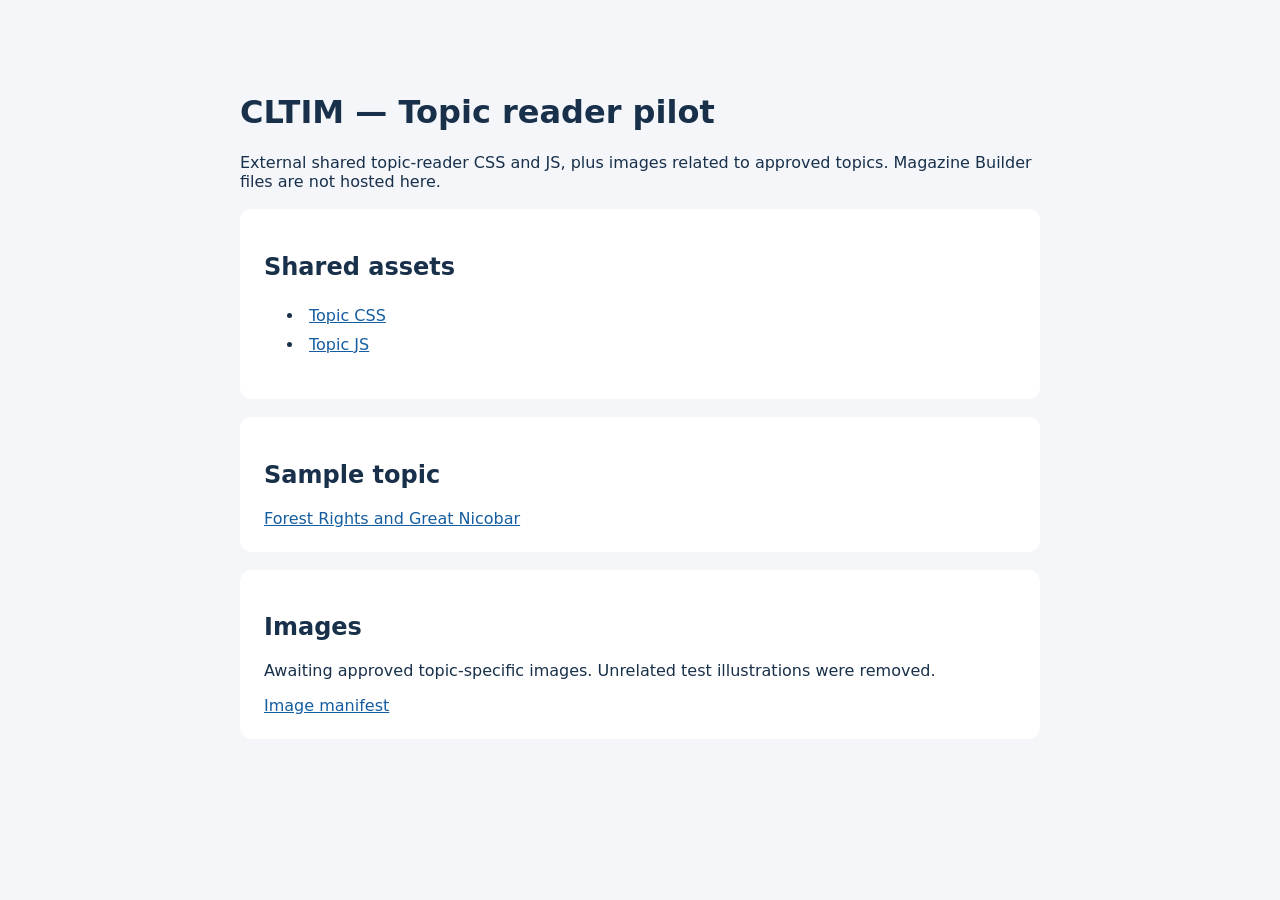
<file: index.html>
<!doctype html><html lang="en"><head><meta charset="utf-8"><meta name="viewport" content="width=device-width,initial-scale=1"><title>CLTIM — Topic assets</title><style>body{font:16px system-ui;background:#f4f6fa;color:#18304a;margin:0}main{max-width:800px;margin:48px auto;padding:24px}section{background:white;border-radius:12px;padding:24px;margin:18px 0}a{color:#145da0}li{padding:5px}</style></head><body><main><h1>CLTIM — Topic reader pilot</h1><p>External shared topic-reader CSS and JS, plus images related to approved topics. Magazine Builder files are not hosted here.</p><section><h2>Shared assets</h2><ul><li><a href="assets/7f3a91c2.css">Topic CSS</a></li><li><a href="assets/c84d21be.js">Topic JS</a></li></ul></section><section><h2>Sample topic</h2><a href="samples/forest-rights.html">Forest Rights and Great Nicobar</a></section><section><h2>Images</h2><p>Awaiting approved topic-specific images. Unrelated test illustrations were removed.</p><a href="manifest.json">Image manifest</a></section></main></body></html>
</file>
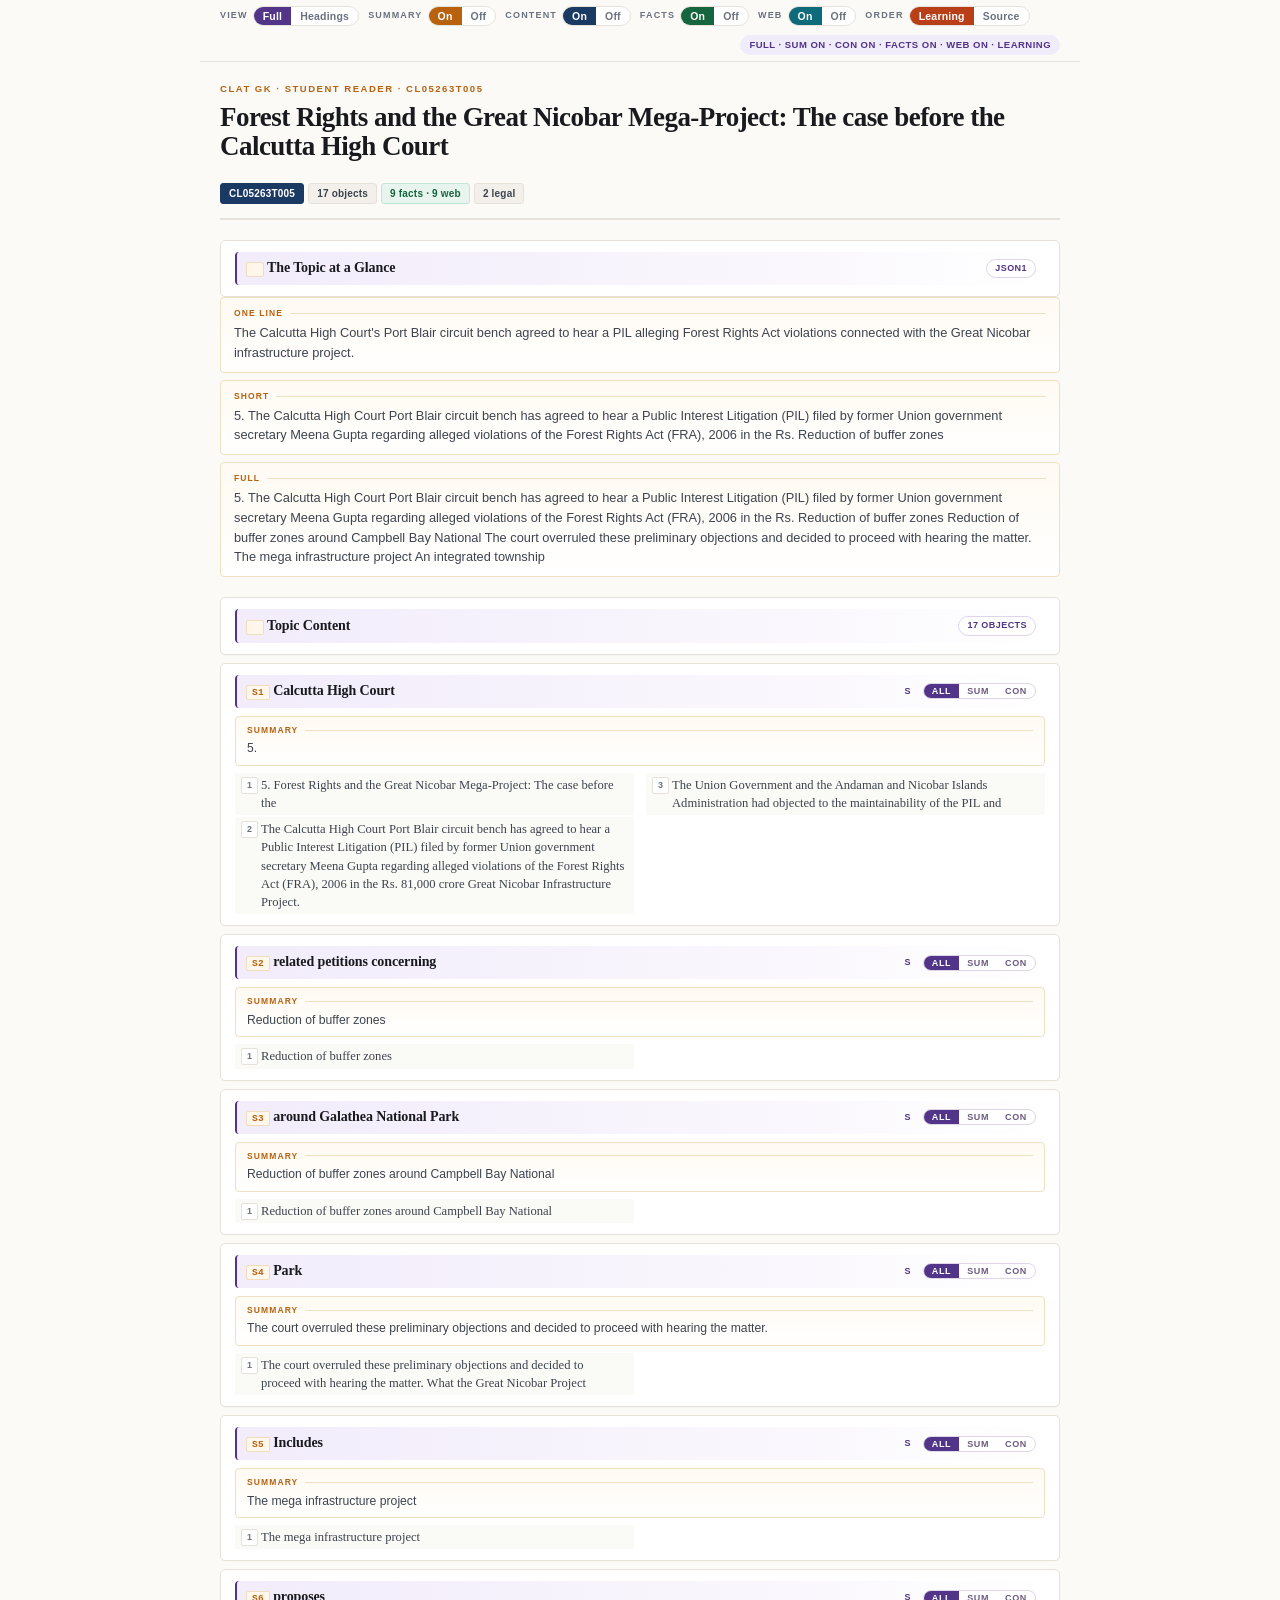
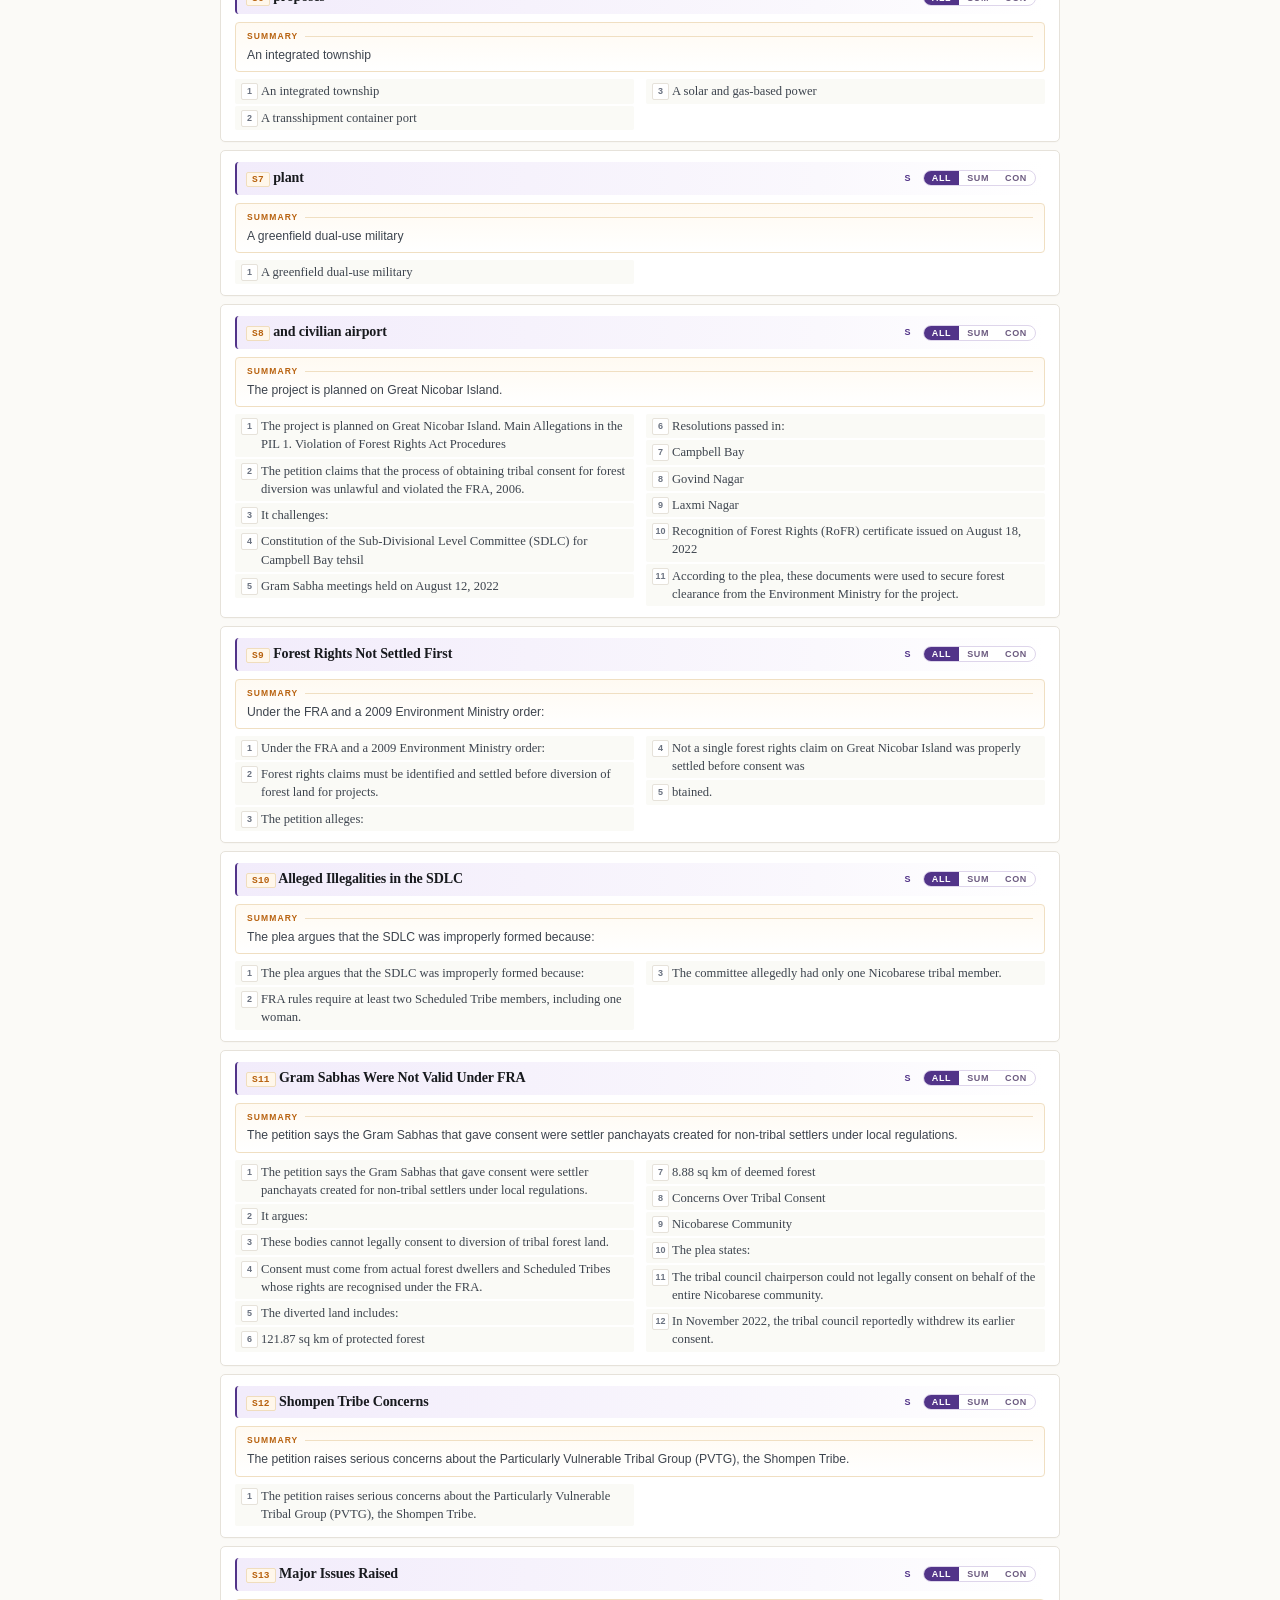
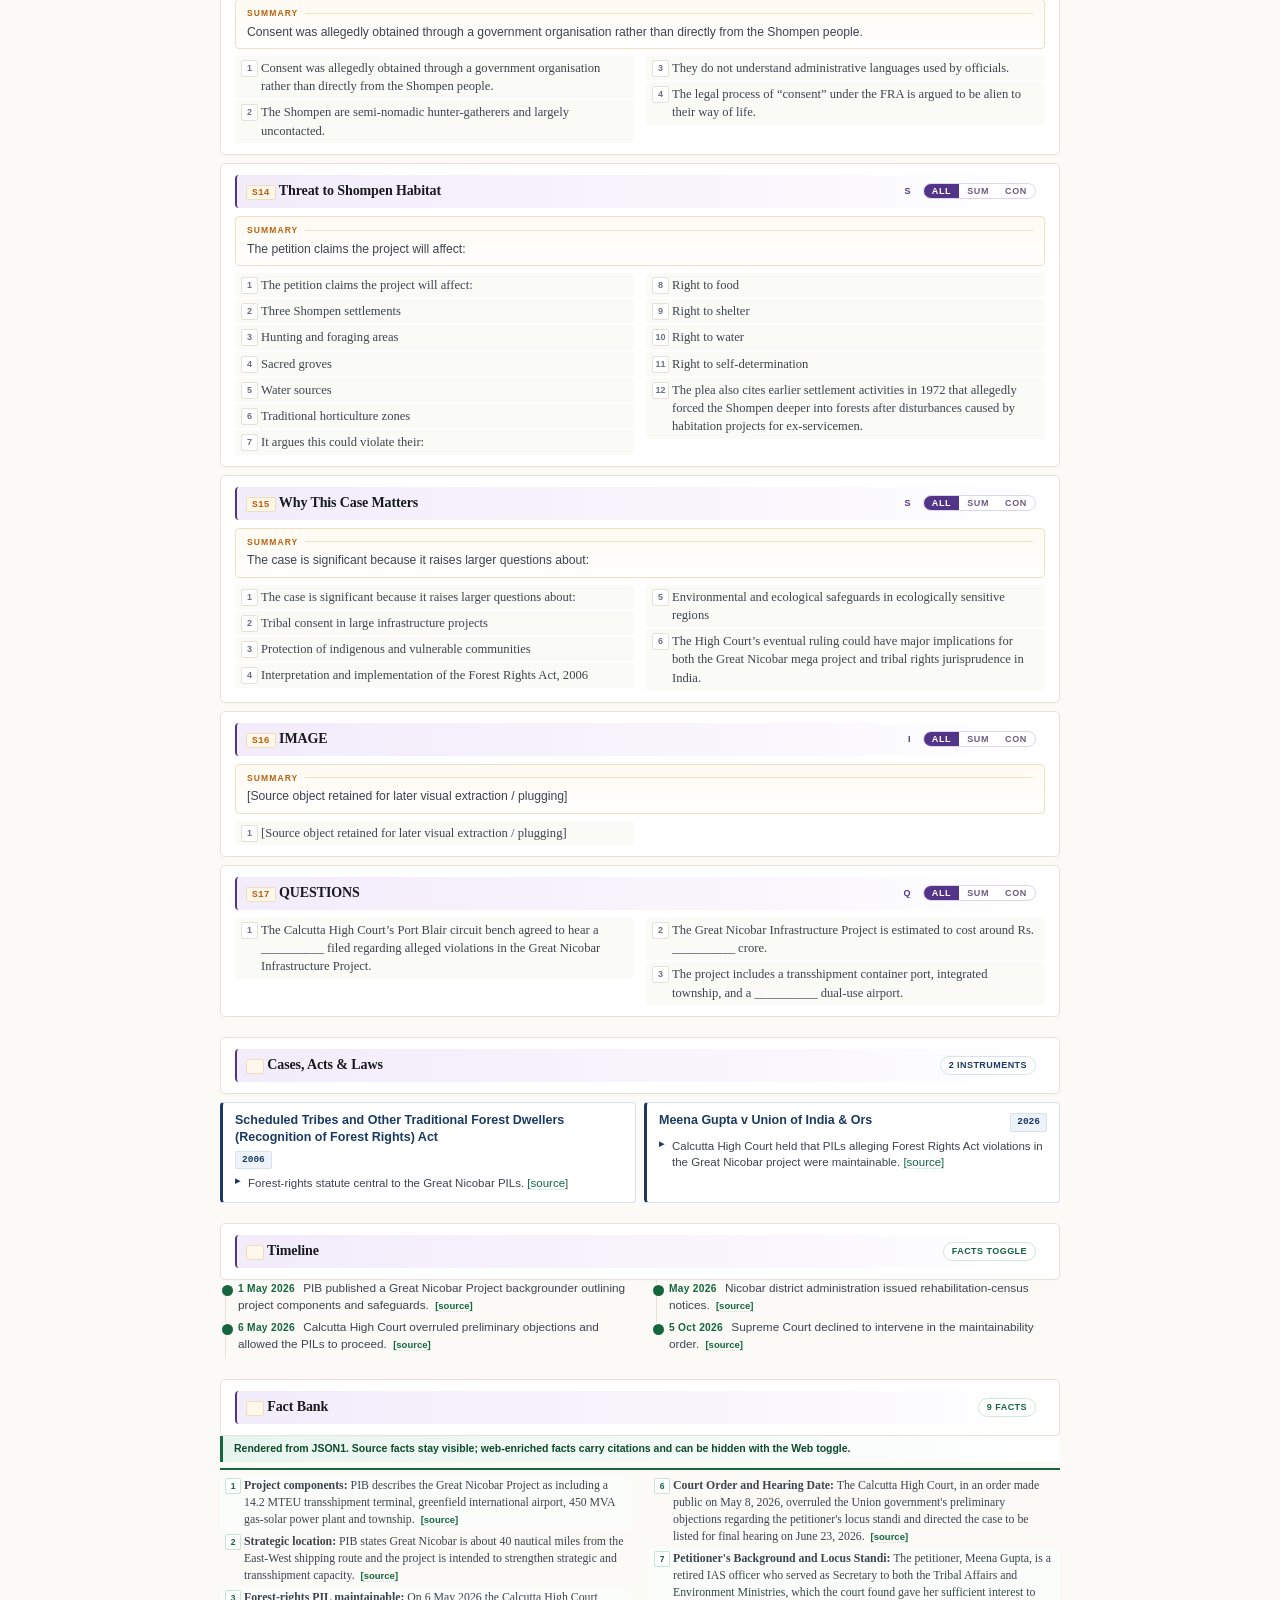
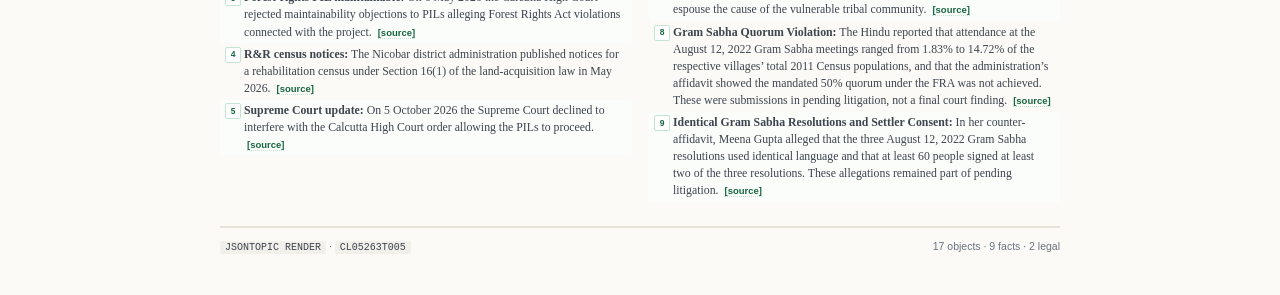
<file: samples/forest-rights.html>
<!DOCTYPE html>
<!-- saved from url=(0067)file:///C:/Users/Admin/Downloads/deepseek_html_20261005_2108a6.html -->
<html lang="en"><head><meta http-equiv="Content-Type" content="text/html; charset=UTF-8">

<meta name="viewport" content="width=device-width,initial-scale=1">
<title>Forest Rights and the Great Nicobar Mega-Project: The case before the Calcutta High Court</title>
<link rel="stylesheet" href="../assets/7f3a91c2.css">
</head>
<body class="view-learning summaries-on content-on facts-on web-on mode-full">
<div class="doc">

<div class="bar">
  <div class="ctrl"><span class="ctrl-lbl">View</span>
    <div class="seg violet" id="ct-mode"><button type="button" data-mode="full" class="active">Full</button><button type="button" data-mode="headings">Headings</button></div>
  </div>
  <div class="ctrl"><span class="ctrl-lbl">Summary</span>
    <div class="seg amber" id="ct-sum"><button type="button" data-sum="on" class="active">On</button><button type="button" data-sum="off">Off</button></div>
  </div>
  <div class="ctrl"><span class="ctrl-lbl">Content</span>
    <div class="seg" id="ct-content"><button type="button" data-content="on" class="active">On</button><button type="button" data-content="off">Off</button></div>
  </div>
  <div class="ctrl"><span class="ctrl-lbl">Facts</span>
    <div class="seg green" id="ct-facts"><button type="button" data-facts="on" class="active">On</button><button type="button" data-facts="off">Off</button></div>
  </div>
  <div class="ctrl"><span class="ctrl-lbl">Web</span>
    <div class="seg teal" id="ct-web"><button type="button" data-web="on" class="active">On</button><button type="button" data-web="off">Off</button></div>
  </div>
  <div class="ctrl"><span class="ctrl-lbl">Order</span>
    <div class="seg move" id="ct-view"><button type="button" data-view="learning" class="active">Learning</button><button type="button" data-view="source">Source</button></div>
  </div>
  <span class="bar-status" id="status">full · sum on · con on · facts on · web on · learning</span>
</div>

<div id="reader-root"><main id="basic-fallback">
    <h1>Forest Rights and the Great Nicobar Mega-Project: The case before the Calcutta High Court</h1>
    <p><strong>CL05263T005</strong></p>
    <p>5.</p>
    <h2>Key Points</h2>
    <ul><li>5. Forest Rights and the Great Nicobar Mega-Project: The case before the</li><li>The Calcutta High Court Port Blair circuit bench has agreed to hear a Public Interest Litigation (PIL) filed by former Union government secretary Meena Gupta regarding alleged violations of the Forest Rights Act (FRA), 2006 in the Rs. 81,000 crore Great Nicobar Infrastructure Project.</li><li>The Union Government and the Andaman and Nicobar Islands Administration had objected to the maintainability of the PIL and</li><li>Reduction of buffer zones</li><li>Reduction of buffer zones around Campbell Bay National</li><li>The court overruled these preliminary objections and decided to proceed with hearing the matter. What the Great Nicobar Project</li><li>The mega infrastructure project</li></ul>
    <p><small>Enhanced reader could not be loaded.</small></p>
  </main></div>
</div>

<script id="topic-json" type="application/json">{
  "schema": "JSONTOPIC-1.0",
  "topic_id": "CL05263T005",
  "title": "Forest Rights and the Great Nicobar Mega-Project: The case before the Calcutta High Court",
  "source": {
    "publisher": "CL",
    "word_count": 641,
    "derived_from": [
      "CL05263T005_forest_rights_and_great_nicobar_mega_project.html"
    ]
  },
  "summaries": {
    "single_line": "The Calcutta High Court's Port Blair circuit bench agreed to hear a PIL alleging Forest Rights Act violations connected with the Great Nicobar infrastructure project.",
    "short": "5. The Calcutta High Court Port Blair circuit bench has agreed to hear a Public Interest Litigation (PIL) filed by former Union government secretary Meena Gupta regarding alleged violations of the Forest Rights Act (FRA), 2006 in the Rs. Reduction of buffer zones",
    "full": "5. The Calcutta High Court Port Blair circuit bench has agreed to hear a Public Interest Litigation (PIL) filed by former Union government secretary Meena Gupta regarding alleged violations of the Forest Rights Act (FRA), 2006 in the Rs. Reduction of buffer zones Reduction of buffer zones around Campbell Bay National The court overruled these preliminary objections and decided to proceed with hearing the matter. The mega infrastructure project An integrated township"
  },
  "nodes": [
    {
      "node_id": "CL05263T005S01",
      "title": "Calcutta High Court",
      "role": "subtopic",
      "summary": "5.",
      "content": [
        "5. Forest Rights and the Great Nicobar Mega-Project: The case before the",
        "The Calcutta High Court Port Blair circuit bench has agreed to hear a Public Interest Litigation (PIL) filed by former Union government secretary Meena Gupta regarding alleged violations of the Forest Rights Act (FRA), 2006 in the Rs. 81,000 crore Great Nicobar Infrastructure Project.",
        "The Union Government and the Andaman and Nicobar Islands Administration had objected to the maintainability of the PIL and"
      ],
      "source": "pdf",
      "source_order": 1,
      "learning_order": 1
    },
    {
      "node_id": "CL05263T005S02",
      "title": "related petitions concerning",
      "role": "subtopic",
      "summary": "Reduction of buffer zones",
      "content": [
        "Reduction of buffer zones"
      ],
      "source": "pdf",
      "source_order": 2,
      "learning_order": 2
    },
    {
      "node_id": "CL05263T005S03",
      "title": "around Galathea National Park",
      "role": "subtopic",
      "summary": "Reduction of buffer zones around Campbell Bay National",
      "content": [
        "Reduction of buffer zones around Campbell Bay National"
      ],
      "source": "pdf",
      "source_order": 3,
      "learning_order": 3
    },
    {
      "node_id": "CL05263T005S04",
      "title": "Park",
      "role": "subtopic",
      "summary": "The court overruled these preliminary objections and decided to proceed with hearing the matter.",
      "content": [
        "The court overruled these preliminary objections and decided to proceed with hearing the matter. What the Great Nicobar Project"
      ],
      "source": "pdf",
      "source_order": 4,
      "learning_order": 4
    },
    {
      "node_id": "CL05263T005S05",
      "title": "Includes",
      "role": "subtopic",
      "summary": "The mega infrastructure project",
      "content": [
        "The mega infrastructure project"
      ],
      "source": "pdf",
      "source_order": 5,
      "learning_order": 5
    },
    {
      "node_id": "CL05263T005S06",
      "title": "proposes",
      "role": "subtopic",
      "summary": "An integrated township",
      "content": [
        "An integrated township",
        "A transshipment container port",
        "A solar and gas-based power"
      ],
      "source": "pdf",
      "source_order": 6,
      "learning_order": 6
    },
    {
      "node_id": "CL05263T005S07",
      "title": "plant",
      "role": "subtopic",
      "summary": "A greenfield dual-use military",
      "content": [
        "A greenfield dual-use military"
      ],
      "source": "pdf",
      "source_order": 7,
      "learning_order": 7
    },
    {
      "node_id": "CL05263T005S08",
      "title": "and civilian airport",
      "role": "subtopic",
      "summary": "The project is planned on Great Nicobar Island.",
      "content": [
        "The project is planned on Great Nicobar Island. Main Allegations in the PIL 1. Violation of Forest Rights Act Procedures",
        "The petition claims that the process of obtaining tribal consent for forest diversion was unlawful and violated the FRA, 2006.",
        "It challenges:",
        "Constitution of the Sub-Divisional Level Committee (SDLC) for Campbell Bay tehsil",
        "Gram Sabha meetings held on August 12, 2022",
        "Resolutions passed in:",
        "Campbell Bay",
        "Govind Nagar",
        "Laxmi Nagar",
        "Recognition of Forest Rights (RoFR) certificate issued on August 18, 2022",
        "According to the plea, these documents were used to secure forest clearance from the Environment Ministry for the project."
      ],
      "source": "pdf",
      "source_order": 8,
      "learning_order": 8
    },
    {
      "node_id": "CL05263T005S09",
      "title": "Forest Rights Not Settled First",
      "role": "subtopic",
      "summary": "Under the FRA and a 2009 Environment Ministry order:",
      "content": [
        "Under the FRA and a 2009 Environment Ministry order:",
        "Forest rights claims must be identified and settled before diversion of forest land for projects.",
        "The petition alleges:",
        "Not a single forest rights claim on Great Nicobar Island was properly settled before consent was",
        "btained."
      ],
      "source": "pdf",
      "source_order": 9,
      "learning_order": 9
    },
    {
      "node_id": "CL05263T005S10",
      "title": "Alleged Illegalities in the SDLC",
      "role": "subtopic",
      "summary": "The plea argues that the SDLC was improperly formed because:",
      "content": [
        "The plea argues that the SDLC was improperly formed because:",
        "FRA rules require at least two Scheduled Tribe members, including one woman.",
        "The committee allegedly had only one Nicobarese tribal member."
      ],
      "source": "pdf",
      "source_order": 10,
      "learning_order": 10
    },
    {
      "node_id": "CL05263T005S11",
      "title": "Gram Sabhas Were Not Valid Under FRA",
      "role": "subtopic",
      "summary": "The petition says the Gram Sabhas that gave consent were settler panchayats created for non-tribal settlers under local regulations.",
      "content": [
        "The petition says the Gram Sabhas that gave consent were settler panchayats created for non-tribal settlers under local regulations.",
        "It argues:",
        "These bodies cannot legally consent to diversion of tribal forest land.",
        "Consent must come from actual forest dwellers and Scheduled Tribes whose rights are recognised under the FRA.",
        "The diverted land includes:",
        "121.87 sq km of protected forest",
        "8.88 sq km of deemed forest",
        "Concerns Over Tribal Consent",
        "Nicobarese Community",
        "The plea states:",
        "The tribal council chairperson could not legally consent on behalf of the entire Nicobarese community.",
        "In November 2022, the tribal council reportedly withdrew its earlier consent."
      ],
      "source": "pdf",
      "source_order": 11,
      "learning_order": 11
    },
    {
      "node_id": "CL05263T005S12",
      "title": "Shompen Tribe Concerns",
      "role": "subtopic",
      "summary": "The petition raises serious concerns about the Particularly Vulnerable Tribal Group (PVTG), the Shompen Tribe.",
      "content": [
        "The petition raises serious concerns about the Particularly Vulnerable Tribal Group (PVTG), the Shompen Tribe."
      ],
      "source": "pdf",
      "source_order": 12,
      "learning_order": 12
    },
    {
      "node_id": "CL05263T005S13",
      "title": "Major Issues Raised",
      "role": "subtopic",
      "summary": "Consent was allegedly obtained through a government organisation rather than directly from the Shompen people.",
      "content": [
        "Consent was allegedly obtained through a government organisation rather than directly from the Shompen people.",
        "The Shompen are semi-nomadic hunter-gatherers and largely uncontacted.",
        "They do not understand administrative languages used by officials.",
        "The legal process of “consent” under the FRA is argued to be alien to their way of life."
      ],
      "source": "pdf",
      "source_order": 13,
      "learning_order": 13
    },
    {
      "node_id": "CL05263T005S14",
      "title": "Threat to Shompen Habitat",
      "role": "subtopic",
      "summary": "The petition claims the project will affect:",
      "content": [
        "The petition claims the project will affect:",
        "Three Shompen settlements",
        "Hunting and foraging areas",
        "Sacred groves",
        "Water sources",
        "Traditional horticulture zones",
        "It argues this could violate their:",
        "Right to food",
        "Right to shelter",
        "Right to water",
        "Right to self-determination",
        "The plea also cites earlier settlement activities in 1972 that allegedly forced the Shompen deeper into forests after disturbances caused by habitation projects for ex-servicemen."
      ],
      "source": "pdf",
      "source_order": 14,
      "learning_order": 14
    },
    {
      "node_id": "CL05263T005S15",
      "title": "Why This Case Matters",
      "role": "subtopic",
      "summary": "The case is significant because it raises larger questions about:",
      "content": [
        "The case is significant because it raises larger questions about:",
        "Tribal consent in large infrastructure projects",
        "Protection of indigenous and vulnerable communities",
        "Interpretation and implementation of the Forest Rights Act, 2006",
        "Environmental and ecological safeguards in ecologically sensitive regions",
        "The High Court’s eventual ruling could have major implications for both the Great Nicobar mega project and tribal rights jurisprudence in India."
      ],
      "source": "pdf",
      "source_order": 15,
      "learning_order": 15
    },
    {
      "node_id": "CL05263T005S16",
      "title": "IMAGE",
      "role": "image",
      "summary": "[Source object retained for later visual extraction / plugging]",
      "content": [
        "[Source object retained for later visual extraction / plugging]"
      ],
      "source": "pdf",
      "source_order": 16,
      "learning_order": 16
    },
    {
      "node_id": "CL05263T005S17",
      "title": "QUESTIONS",
      "role": "quiz",
      "summary": "",
      "content": [
        "The Calcutta High Court’s Port Blair circuit bench agreed to hear a __________ filed regarding alleged violations in the Great Nicobar Infrastructure Project.",
        "The Great Nicobar Infrastructure Project is estimated to cost around Rs. __________ crore.",
        "The project includes a transshipment container port, integrated township, and a __________ dual-use airport."
      ],
      "source": "pdf",
      "source_order": 17,
      "learning_order": 17
    }
  ],
  "legal_instruments": [
    {
      "name": "Scheduled Tribes and Other Traditional Forest Dwellers (Recognition of Forest Rights) Act",
      "year": "2006",
      "summary": "Forest-rights statute central to the Great Nicobar PILs.",
      "source": "web",
      "origin": "gpt",
      "citation": "https://indianexpress.com/article/explained/explained-law/great-nicobar-project-tribal-consent-fra-case-calcutta-hc-10692964/"
    }
  ],
  "cases": [
    {
      "name": "Meena Gupta v Union of India & Ors",
      "year": "2026",
      "summary": "Calcutta High Court held that PILs alleging Forest Rights Act violations in the Great Nicobar project were maintainable.",
      "source": "web",
      "origin": "gpt",
      "citation": "https://indiankanoon.org/doc/182555838/"
    }
  ],
  "bills": [],
  "keywords": [],
  "tags": [],
  "timeline": [
    {
      "date": "1 May 2026",
      "event": "PIB published a Great Nicobar Project backgrounder outlining project components and safeguards.",
      "source": "web",
      "origin": "gpt",
      "citation": "https://www.pib.gov.in/PressReleasePage.aspx?PRID=2257174&lang=2&reg=48"
    },
    {
      "date": "6 May 2026",
      "event": "Calcutta High Court overruled preliminary objections and allowed the PILs to proceed.",
      "source": "web",
      "origin": "gpt",
      "citation": "https://indiankanoon.org/doc/182555838/"
    },
    {
      "date": "May 2026",
      "event": "Nicobar district administration issued rehabilitation-census notices.",
      "source": "web",
      "origin": "gpt",
      "citation": "https://nicobars.andaman.nic.in/notice_category/announcements/"
    },
    {
      "date": "5 Oct 2026",
      "event": "Supreme Court declined to intervene in the maintainability order.",
      "source": "web",
      "origin": "gpt",
      "citation": "https://indianexpress.com/article/legal-news/great-nicobar-project-supreme-court-pil-forest-rights-act-10907363/"
    }
  ],
  "facts": [
    {
      "label": "Project components",
      "text": "PIB describes the Great Nicobar Project as including a 14.2 MTEU transshipment terminal, greenfield international airport, 450 MVA gas-solar power plant and township.",
      "fact_kind": "project scope",
      "source": "web",
      "origin": "gpt",
      "citation": "https://www.pib.gov.in/PressReleasePage.aspx?PRID=2257174&lang=2&reg=48"
    },
    {
      "label": "Strategic location",
      "text": "PIB states Great Nicobar is about 40 nautical miles from the East-West shipping route and the project is intended to strengthen strategic and transshipment capacity.",
      "fact_kind": "strategic context",
      "source": "web",
      "origin": "gpt",
      "citation": "https://www.pib.gov.in/PressReleasePage.aspx?PRID=2257174&lang=2&reg=48"
    },
    {
      "label": "Forest-rights PIL maintainable",
      "text": "On 6 May 2026 the Calcutta High Court rejected maintainability objections to PILs alleging Forest Rights Act violations connected with the project.",
      "fact_kind": "judicial development",
      "source": "web",
      "origin": "gpt",
      "citation": "https://indiankanoon.org/doc/182555838/"
    },
    {
      "label": "R&R census notices",
      "text": "The Nicobar district administration published notices for a rehabilitation census under Section 16(1) of the land-acquisition law in May 2026.",
      "fact_kind": "administrative action",
      "source": "web",
      "origin": "gpt",
      "citation": "https://nicobars.andaman.nic.in/notice_category/announcements/"
    },
    {
      "label": "Supreme Court update",
      "text": "On 5 October 2026 the Supreme Court declined to interfere with the Calcutta High Court order allowing the PILs to proceed.",
      "fact_kind": "current judicial update",
      "source": "web",
      "origin": "gpt",
      "citation": "https://indianexpress.com/article/legal-news/great-nicobar-project-supreme-court-pil-forest-rights-act-10907363/"
    },
    {
      "text": "The Calcutta High Court, in an order made public on May 8, 2026, overruled the Union government's preliminary objections regarding the petitioner's locus standi and directed the case to be listed for final hearing on June 23, 2026.",
      "label": "Court Order and Hearing Date",
      "citation_url": "https://www.thehindu.com/sci-tech/energy-and-environment/calcutta-hc-to-hear-pleas-against-great-nicobar-project-in-june-overrules-centres-objections/article70955556.ece",
      "citation_title": "Calcutta High Court to hear pleas against Great Nicobar project in June; overrules Centre’s objections",
      "publication": "The Hindu",
      "source": "web",
      "origin": "deepseek",
      "models": [
        "DeepSeek"
      ],
      "provenance": [
        {
          "model": "DeepSeek",
          "source": "web",
          "url": "https://www.thehindu.com/sci-tech/energy-and-environment/calcutta-hc-to-hear-pleas-against-great-nicobar-project-in-june-overrules-centres-objections/article70955556.ece",
          "title": "Calcutta High Court to hear pleas against Great Nicobar project in June; overrules Centre’s objections",
          "domain": "www.thehindu.com"
        }
      ],
      "related_node_id": "CL05263T005S01",
      "support_excerpt": "The Calcutta High Court overruled the Union government’s preliminary objections and directed the case to be listed for final hearing on June 23.",
      "topic_id": "CL05263T005",
      "citation": "https://www.thehindu.com/sci-tech/energy-and-environment/calcutta-hc-to-hear-pleas-against-great-nicobar-project-in-june-overrules-centres-objections/article70955556.ece",
      "accessed_at": "2026-10-06T22:59:21.498694+00:00",
      "fact_kind": "web enrichment"
    },
    {
      "text": "The petitioner, Meena Gupta, is a retired IAS officer who served as Secretary to both the Tribal Affairs and Environment Ministries, which the court found gave her sufficient interest to espouse the cause of the vulnerable tribal community.",
      "label": "Petitioner's Background and Locus Standi",
      "citation_url": "https://www.thehindu.com/sci-tech/energy-and-environment/calcutta-hc-to-hear-pleas-against-great-nicobar-project-in-june-overrules-centres-objections/article70955556.ece",
      "citation_title": "Calcutta High Court to hear pleas against Great Nicobar project in June; overrules Centre’s objections",
      "publication": "The Hindu",
      "source": "web",
      "origin": "deepseek",
      "models": [
        "DeepSeek"
      ],
      "provenance": [
        {
          "model": "DeepSeek",
          "source": "web",
          "url": "https://www.thehindu.com/sci-tech/energy-and-environment/calcutta-hc-to-hear-pleas-against-great-nicobar-project-in-june-overrules-centres-objections/article70955556.ece",
          "title": "Calcutta High Court to hear pleas against Great Nicobar project in June; overrules Centre’s objections",
          "domain": "www.thehindu.com"
        }
      ],
      "related_node_id": "CL05263T005S01",
      "support_excerpt": "Ms. Gupta is a retired IAS officer who has served as Secretary to both the Tribal Affairs and Environment Ministries. The court ruled she has sufficient interest in the matter and is espousing the cause of the vulnerable tribal community.",
      "topic_id": "CL05263T005",
      "citation": "https://www.thehindu.com/sci-tech/energy-and-environment/calcutta-hc-to-hear-pleas-against-great-nicobar-project-in-june-overrules-centres-objections/article70955556.ece",
      "accessed_at": "2026-10-06T22:59:21.498725+00:00",
      "fact_kind": "web enrichment"
    },
    {
      "text": "The Hindu reported that attendance at the August 12, 2022 Gram Sabha meetings ranged from 1.83% to 14.72% of the respective villages’ total 2011 Census populations, and that the administration’s affidavit showed the mandated 50% quorum under the FRA was not achieved. These were submissions in pending litigation, not a final court finding.",
      "label": "Gram Sabha Quorum Violation",
      "citation_url": "https://www.thehindu.com/news/national/andaman-and-nicobar-islands/gram-sabhas-that-gave-nod-to-nicobar-project-did-not-have-mandatory-50-quorum/article70947633.ece",
      "citation_title": "Gram Sabhas that gave nod to Nicobar project did not have mandatory 50% quorum",
      "publication": "The Hindu",
      "source": "web",
      "origin": "deepseek",
      "models": [
        "DeepSeek"
      ],
      "provenance": [
        {
          "model": "DeepSeek",
          "source": "web",
          "url": "https://www.thehindu.com/news/national/andaman-and-nicobar-islands/gram-sabhas-that-gave-nod-to-nicobar-project-did-not-have-mandatory-50-quorum/article70947633.ece",
          "title": "Gram Sabhas that gave nod to Nicobar project did not have mandatory 50% quorum",
          "domain": "www.thehindu.com"
        }
      ],
      "related_node_id": "CL05263T005S08",
      "support_excerpt": "The administration did not achieve the mandated 50% quorum at the Gram Sabha meetings. Attendance figures ranged from 2% to 15% of the population, which it argued counted as 'proper quorum'.",
      "topic_id": "CL05263T005",
      "citation": "https://www.thehindu.com/news/national/andaman-and-nicobar-islands/gram-sabhas-that-gave-nod-to-nicobar-project-did-not-have-mandatory-50-quorum/article70947633.ece",
      "accessed_at": "2026-10-06T22:59:21.498750+00:00",
      "fact_kind": "web enrichment"
    },
    {
      "text": "In her counter-affidavit, Meena Gupta alleged that the three August 12, 2022 Gram Sabha resolutions used identical language and that at least 60 people signed at least two of the three resolutions. These allegations remained part of pending litigation.",
      "label": "Identical Gram Sabha Resolutions and Settler Consent",
      "citation_url": "https://indianexpress.com/article/legal-news/identical-language-60-common-signatures-gram-sabha-resolutions-called-into-question-10683029/",
      "citation_title": "‘Identical language, 60 common signatures’: Gram Sabha resolutions for Great Nicobar Project called into question",
      "publication": "The Indian Express",
      "source": "web",
      "origin": "deepseek",
      "models": [
        "DeepSeek"
      ],
      "provenance": [
        {
          "model": "DeepSeek",
          "source": "web",
          "url": "https://indianexpress.com/article/legal-news/identical-language-60-common-signatures-gram-sabha-resolutions-called-into-question-10683029/",
          "title": "‘Identical language, 60 common signatures’: Gram Sabha resolutions for Great Nicobar Project called into question",
          "domain": "indianexpress.com"
        }
      ],
      "related_node_id": "CL05263T005S08",
      "support_excerpt": "Three Gram Sabha resolutions had identical language, consent of settlers rather than tribes, and signatures of at least 60 persons were found on at least two of the three resolutions.",
      "topic_id": "CL05263T005",
      "citation": "https://indianexpress.com/article/legal-news/identical-language-60-common-signatures-gram-sabha-resolutions-called-into-question-10683029/",
      "accessed_at": "2026-10-06T22:59:21.498770+00:00",
      "fact_kind": "web enrichment"
    }
  ],
  "infographics": []
}</script>
<script src="../assets/c84d21be.js"></script>
</body>
</html>
</file>
<file: assets/7f3a91c2.css>
:root{--paper:#fbfaf7;--card:#fff;--ink:#181a1e;--ink-2:#3d444e;--ink-3:#6a7280;--rule:#e6e2da;--rule-2:#f0ede7;--navy:#1b3a63;--navy-bg:#eef3fa;--saffron:#b8620f;--saffron-bg:#fdf4e8;--green:#15663e;--green-bg:#e8f5ee;--green-b:#c5e5d3;--violet:#523489;--violet-bg:#f0ecf9;--move:#b83f18;--move-bg:#fcefe9;--move-b:#eecaba;--teal:#0d6b7a;--teal-bg:#e6f3f5}
*{box-sizing:border-box}
html{-webkit-text-size-adjust:100%;scroll-behavior:smooth}
body{margin:0;background:var(--paper);color:var(--ink);font-family:"Iowan Old Style","Palatino Linotype",Palatino,Georgia,serif;font-size:14.5px;line-height:1.5}
.doc{max-width:880px;margin:0 auto;padding:0 20px 40px}

.bar{position:sticky;top:0;z-index:99;background:rgba(251,250,247,.97);backdrop-filter:blur(10px);-webkit-backdrop-filter:blur(10px);border-bottom:1px solid var(--rule);padding:6px 20px;margin:0 -20px;display:flex;flex-wrap:wrap;gap:9px;align-items:center;font-family:-apple-system,BlinkMacSystemFont,"Segoe UI",Inter,sans-serif;font-size:11px}
.ctrl{display:inline-flex;align-items:center;gap:5px}
.ctrl-lbl{font-size:9px;font-weight:750;letter-spacing:.13em;text-transform:uppercase;color:var(--ink-3)}
.seg{display:inline-flex;border:1px solid var(--rule);border-radius:999px;background:#fff;overflow:hidden}
.seg button{appearance:none;border:none;background:none;font-family:inherit;font-size:10.5px;font-weight:650;letter-spacing:.02em;color:var(--ink-3);padding:3px 9px;cursor:pointer;transition:background .15s,color .15s;white-space:nowrap}
.seg button:hover{color:var(--ink);background:#f8f6f2}
.seg button.active{background:var(--navy);color:#fff}
.seg.violet button.active{background:var(--violet)}
.seg.amber button.active{background:var(--saffron)}
.seg.green button.active{background:var(--green)}
.seg.teal button.active{background:var(--teal)}
.seg.move button.active{background:var(--move)}
.bar-status{margin-left:auto;font-size:9.5px;font-weight:700;letter-spacing:.05em;text-transform:uppercase;padding:3px 9px;border-radius:999px;background:var(--violet-bg);color:var(--violet);white-space:nowrap}
@media (max-width:1080px){.bar-status{margin-left:0;flex-basis:100%;text-align:center}}

body.mode-headings .summary-block,body.mode-headings .subtpl,body.mode-headings ol.bl,body.mode-headings .why,body.mode-headings .chips,body.mode-headings .facts,body.mode-headings .tl,body.mode-headings .q,body.mode-headings .cover .lede,body.mode-headings .cover .metas,body.mode-headings .topic-summary,body.mode-headings .fact-legend,body.mode-headings .lawgrid{display:none !important}
body.mode-headings .node{padding:8px 14px}
body.mode-headings .objview{display:none !important}
body.summaries-off .node:not([data-objview="summary"]) .summary-block{display:none !important}
body.content-off .node:not([data-objview="content"]) ol.bl,body.content-off .node:not([data-objview="content"]) .why,body.content-off .node:not([data-objview="content"]) .subtpl{display:none !important}
body.facts-off .tl,body.facts-off .facts,body.facts-off .fact-legend,body.facts-off .q{display:none !important}
body.web-off [data-src="web"],body.web-off .fact-cite,body.web-off .tl-i.web,body.web-off .law-provisions a{display:none !important}
.node[data-objview="summary"] ol.bl,.node[data-objview="summary"] .why,.node[data-objview="summary"] .subtpl{display:none !important}
.node[data-objview="content"] .summary-block{display:none !important}
body.view-source .view-learning{display:none !important}
body.view-learning .view-source{display:none !important}

.cover{padding:20px 0 14px;border-bottom:2px solid var(--rule);display:flex;flex-wrap:wrap;gap:16px;align-items:flex-end;justify-content:space-between}
.cover-main{min-width:0;flex:1 1 auto}
.kicker{font-family:-apple-system,BlinkMacSystemFont,"Segoe UI",Inter,sans-serif;font-size:9.5px;font-weight:700;letter-spacing:.16em;text-transform:uppercase;color:var(--saffron);margin-bottom:6px}
.cover h1{margin:0 0 5px;font-size:clamp(20px,3.2vw,27px);line-height:1.1;letter-spacing:-.02em;font-weight:600}
.cover .lede{font-size:13px;line-height:1.5;color:var(--ink-2);margin:0;max-width:520px}
.metas{display:flex;flex-wrap:wrap;gap:4px;font-family:-apple-system,BlinkMacSystemFont,"Segoe UI",Inter,sans-serif;flex:0 0 auto}
.meta{font-size:10px;font-weight:650;letter-spacing:.02em;padding:2px 8px;border-radius:3px;background:#f3f0eb;border:1px solid var(--rule);color:var(--ink-2);white-space:nowrap}
.meta.on{background:var(--navy);border-color:var(--navy);color:#fff}
.meta.ok{background:var(--green-bg);border-color:var(--green-b);color:var(--green)}
.meta.move{background:var(--move-bg);border-color:var(--move-b);color:var(--move)}

section{margin-top:20px;scroll-margin-top:52px}
.sec-head{display:flex;flex-wrap:wrap;gap:8px;align-items:baseline;margin-bottom:8px;padding-bottom:5px;border-bottom:1px solid var(--rule)}
.sec-head h2{margin:0;font-size:14.5px;letter-spacing:-.008em;font-weight:650;flex:1 1 auto;color:var(--ink)}
.sectag{font-family:-apple-system,BlinkMacSystemFont,"Segoe UI",Inter,sans-serif;font-size:9px;font-weight:700;letter-spacing:.07em;text-transform:uppercase;padding:2px 7px;border-radius:3px;background:#f3f0eb;border:1px solid var(--rule);color:var(--ink-3);white-space:nowrap}
.sectag.fact{background:var(--green-bg);border-color:var(--green-b);color:var(--green)}
.sectag.law{background:var(--navy-bg);border-color:#d7e2f1;color:var(--navy)}

.node{background:var(--card);border:1px solid var(--rule);border-radius:5px;padding:11px 14px;margin-top:8px;box-shadow:0 1px 1px rgba(25,27,31,.02);scroll-margin-top:52px}
.node-head{display:flex;flex-wrap:wrap;gap:7px;align-items:center;margin-bottom:6px}
.node-head h3{margin:0;font-size:14px;letter-spacing:-.008em;font-weight:650;flex:1 1 auto;color:var(--ink);line-height:1.35}
.nid{font-family:ui-monospace,SFMono-Regular,Menlo,Consolas,monospace;font-size:9.5px;font-weight:700;letter-spacing:.02em;padding:1px 5px;border-radius:2px;background:var(--saffron-bg);color:var(--saffron);border:1px solid #f2ddc2;white-space:nowrap}
.objview{display:inline-flex;border:1px solid var(--rule);border-radius:999px;background:#faf8f3;overflow:hidden;font-family:-apple-system,BlinkMacSystemFont,"Segoe UI",Inter,sans-serif}
.objview button{appearance:none;border:none;background:none;font-family:inherit;font-size:9px;font-weight:750;letter-spacing:.07em;text-transform:uppercase;color:var(--ink-3);padding:2px 8px;cursor:pointer;transition:background .15s,color .15s;white-space:nowrap}
.objview button:hover{color:var(--ink);background:#fff}
.objview button.active{background:var(--violet);color:#fff}
.objview button[data-objview="summary"].active{background:var(--saffron)}
.objview button[data-objview="content"].active{background:var(--navy)}

.role-head{display:block;width:100%;background:var(--violet);color:#fff;padding:6px 11px;border-radius:4px;margin:0 0 7px;font-family:-apple-system,BlinkMacSystemFont,"Segoe UI",Inter,sans-serif;font-size:10.5px;font-weight:750;letter-spacing:.06em;text-transform:uppercase}
.role-head-v{color:#fff}

.summary-block{background:linear-gradient(180deg,#fffaf2,#fff);border:1px solid #f0dfc2;border-radius:4px;padding:7px 11px;margin:0 0 7px;font-family:-apple-system,BlinkMacSystemFont,"Segoe UI",Inter,sans-serif}
.summary-k{font-size:8.5px;font-weight:750;letter-spacing:.13em;text-transform:uppercase;color:var(--saffron);margin-bottom:3px;display:flex;align-items:center;gap:7px}
.summary-k::after{content:"";flex:1;height:1px;background:#f0dfc2}
.summary-v{font-size:12.2px;line-height:1.5;color:var(--ink-2)}
.summary-v strong{color:var(--ink);font-weight:680}
.summary-block.topic{padding:9px 13px;margin-bottom:7px}
.summary-block.topic .summary-v{font-size:12.8px;line-height:1.55}

.subtpl{font-family:-apple-system,BlinkMacSystemFont,"Segoe UI",Inter,sans-serif;font-size:10.5px;color:var(--ink-3);line-height:1.45;margin:0 0 6px;padding-bottom:5px;border-bottom:1px dashed var(--rule-2)}
.subtpl strong{color:var(--ink-2);font-weight:680}

ol.bl{margin:0;padding:0;list-style:none;counter-reset:bl;column-count:2;column-gap:12px}
@media (max-width:600px){ol.bl{column-count:1}}
ol.bl>li{counter-increment:bl;position:relative;padding:3px 8px 3px 26px;margin:0 0 2px;border-radius:2px;line-height:1.45;font-size:12.6px;color:var(--ink-2);background:#fafaf6;break-inside:avoid}
ol.bl>li::before{content:counter(bl);position:absolute;left:6px;top:4px;font-family:-apple-system,BlinkMacSystemFont,"Segoe UI",Inter,sans-serif;font-size:9px;font-weight:750;color:var(--ink-3);background:#fff;border:1px solid var(--rule);border-radius:2px;width:15px;height:15px;display:grid;place-items:center;line-height:1}
ol.bl>li.moved{background:var(--move-bg);border:1px solid var(--move-b);color:var(--ink)}
ol.bl>li.moved::before{background:var(--move);color:#fff;border-color:var(--move)}
.tag-was,.tag-to{display:inline-block;font-family:-apple-system,BlinkMacSystemFont,"Segoe UI",Inter,sans-serif;font-size:8.5px;font-weight:700;letter-spacing:.05em;text-transform:uppercase;padding:0px 5px;border-radius:999px;margin-left:4px;white-space:nowrap;vertical-align:baseline}
.tag-was{background:#fff;color:var(--move);border:1px solid var(--move-b)}
.tag-to{background:var(--violet);color:#fff;border:1px solid var(--violet)}

.why{margin-top:5px;padding:6px 10px;border-radius:3px;background:var(--violet-bg);border-left:2px solid var(--violet);font-family:-apple-system,BlinkMacSystemFont,"Segoe UI",Inter,sans-serif;font-size:10.8px;line-height:1.45;color:#3d2a63}
.why::before{content:"Why";display:inline;font-weight:750;letter-spacing:.08em;text-transform:uppercase;color:var(--violet);margin-right:5px;font-size:9px}

.chips{display:flex;flex-wrap:wrap;gap:4px}
.chip{font-family:-apple-system,BlinkMacSystemFont,"Segoe UI",Inter,sans-serif;font-size:10.5px;font-weight:600;padding:2px 9px;border-radius:999px;background:#fff;border:1px solid var(--rule);color:var(--ink-2)}
.chip::before{content:"◆";color:var(--saffron);margin-right:4px;font-size:7px}
.tagc{font-family:-apple-system,BlinkMacSystemFont,"Segoe UI",Inter,sans-serif;font-size:10.5px;font-weight:600;padding:2px 9px;border-radius:5px;background:var(--navy-bg);border:1px solid #d7e2f1;color:var(--navy)}

.tl{column-count:2;column-gap:22px;font-family:-apple-system,BlinkMacSystemFont,"Segoe UI",Inter,sans-serif}
@media (max-width:640px){.tl{column-count:1}}
.tl-i{position:relative;padding-left:18px;padding-bottom:5px;font-size:11.8px;line-height:1.45;break-inside:avoid;color:var(--ink-2)}
.tl-i::before{content:"";position:absolute;left:2px;top:5px;width:7px;height:7px;border-radius:50%;background:var(--paper);border:2px solid #b8b2a6;z-index:1}
.tl-i::after{content:"";position:absolute;left:5px;top:14px;bottom:-4px;width:1px;background:var(--rule)}
.tl-i:last-child::after{display:none}
.tl-i.hot::before{background:var(--saffron);border-color:var(--saffron)}
.tl-i.web::before{background:var(--green);border-color:var(--green)}
.tl-d{display:inline-block;font-size:10.2px;font-weight:750;letter-spacing:.03em;color:var(--navy);margin-right:5px}
.tl-i.hot .tl-d{color:var(--saffron)}
.tl-i.web .tl-d{color:var(--green)}
.tl-e{display:inline}

.facts{border-top:2px solid var(--green);padding-top:5px;margin-top:6px}
.fact-legend{display:flex;flex-wrap:wrap;gap:9px;align-items:center;padding:5px 11px;background:linear-gradient(90deg,var(--green-bg),#fff);border-left:3px solid var(--green);border-radius:0 3px 3px 0;margin-bottom:6px;font-family:-apple-system,BlinkMacSystemFont,"Segoe UI",Inter,sans-serif;font-size:10.5px;color:#0d4a2c;font-weight:600}
.fact-legend strong{font-weight:750;color:var(--green)}
.facts ol{counter-reset:fc;list-style:none;margin:0;padding:0;column-count:2;column-gap:18px}
@media (max-width:680px){.facts ol{column-count:1}}
.facts ol>li{counter-increment:fc;position:relative;padding:2px 6px 2px 24px;margin:0 0 1px;line-height:1.45;font-size:11.8px;color:var(--ink-2);border-radius:2px;break-inside:avoid}
.facts ol>li:nth-child(odd){background:#fbfdfb}
.facts ol>li:hover{background:var(--green-bg)}
.facts ol>li::before{content:counter(fc);position:absolute;left:5px;top:3px;font-family:-apple-system,BlinkMacSystemFont,"Segoe UI",Inter,sans-serif;font-size:8.5px;font-weight:750;color:var(--green);background:#fff;border:1px solid var(--green-b);border-radius:2px;width:14px;height:14px;display:grid;place-items:center;line-height:1}
.fact-cite{font-family:-apple-system,BlinkMacSystemFont,"Segoe UI",Inter,sans-serif;font-size:9.5px;font-weight:650;color:var(--green);margin-left:3px;text-decoration:none;white-space:nowrap;border-bottom:1px dotted var(--green-b)}
.fact-cite:hover{border-bottom-style:solid;color:#0d4a2c}

.lawgrid{display:grid;grid-template-columns:repeat(auto-fill,minmax(320px,1fr));gap:8px;margin-top:8px}
@media (max-width:680px){.lawgrid{grid-template-columns:1fr}}
.lawcard{background:var(--card);border:1px solid #d7e2f1;border-left:3px solid var(--navy);border-radius:4px;padding:9px 12px}
.lawcard.code{border-left-color:var(--green);border-color:var(--green-b)}
.lawcard.case{border-left-color:var(--saffron);border-color:#f2ddc2}
.law-head{display:flex;flex-wrap:wrap;gap:6px;align-items:baseline;margin-bottom:5px}
.law-name{font-size:12.5px;font-weight:700;color:var(--navy);line-height:1.3;flex:1 1 auto;font-family:-apple-system,BlinkMacSystemFont,"Segoe UI",Inter,sans-serif}
.lawcard.code .law-name{color:var(--green)}
.lawcard.case .law-name{color:var(--saffron)}
.law-year{font-family:ui-monospace,SFMono-Regular,Menlo,Consolas,monospace;font-size:9.5px;font-weight:750;padding:1px 6px;border-radius:2px;background:var(--navy-bg);color:var(--navy);border:1px solid #d7e2f1;white-space:nowrap}
.lawcard.code .law-year{background:var(--green-bg);color:var(--green);border-color:var(--green-b)}
.lawcard.case .law-year{background:var(--saffron-bg);color:var(--saffron);border-color:#f2ddc2}
.law-provisions{list-style:none;margin:0;padding:0}
.law-provisions li{position:relative;padding:1px 0 1px 13px;font-size:11.5px;color:var(--ink-2);line-height:1.45;font-family:-apple-system,BlinkMacSystemFont,"Segoe UI",Inter,sans-serif}
.law-provisions li::before{content:"▸";position:absolute;left:0;top:0;color:var(--navy);font-size:10px;font-weight:700;line-height:1.4}
.lawcard.code .law-provisions li::before{color:var(--green)}
.lawcard.case .law-provisions li::before{color:var(--saffron)}
.law-provisions a{color:var(--green);border-bottom:1px dotted var(--green-b);text-decoration:none}

.qs{column-count:2;column-gap:18px}
@media (max-width:680px){.qs{column-count:1}}
.q{padding:5px 0;margin:0 0 4px;break-inside:avoid;border-bottom:1px dashed var(--rule-2)}
.q:last-child{border-bottom:none}
.q-stem{font-size:11.8px;color:var(--ink);line-height:1.45;margin-bottom:4px}
.q-stem b{font-family:-apple-system,BlinkMacSystemFont,"Segoe UI",Inter,sans-serif;font-weight:750;color:var(--navy);margin-right:3px}
.opts{display:grid;gap:1px;margin-bottom:2px}
.opt{font-family:-apple-system,BlinkMacSystemFont,"Segoe UI",Inter,sans-serif;font-size:10.8px;color:var(--ink-2);padding:2px 8px;border-radius:2px;line-height:1.4}
.opt.ans{background:var(--green-bg);color:var(--green);font-weight:700;border:1px solid var(--green-b)}

footer{margin-top:24px;padding-top:10px;border-top:2px solid var(--rule);font-family:-apple-system,BlinkMacSystemFont,"Segoe UI",Inter,sans-serif;font-size:10.5px;color:var(--ink-3);line-height:1.6;display:flex;flex-wrap:wrap;gap:8px;justify-content:space-between}
footer code{font-family:ui-monospace,SFMono-Regular,Menlo,Consolas,monospace;font-size:10px;background:#f2f0eb;padding:1px 5px;border-radius:2px;color:var(--ink-2)}

/* JSON-driven infographic carousel */
.infographic-section{margin-top:24px}
.ig-shell{margin-top:10px}
.ig-stage{display:grid;grid-template-columns:42px minmax(0,1fr) 42px;gap:10px;align-items:center}
.ig-track-wrap{overflow:hidden;border:1px solid var(--rule);border-radius:8px;background:#fff}
.ig-track{display:flex;transition:transform .28s ease;will-change:transform}
.ig-slide{min-width:100%;margin:0;padding:12px}
.ig-image-wrap{display:flex;align-items:center;justify-content:center;min-height:420px;background:#f7f6f2;border-radius:6px;overflow:hidden}
.ig-image-wrap img{display:block;max-width:100%;max-height:76vh;width:auto;height:auto;object-fit:contain}
.ig-slide figcaption{display:flex;gap:10px;justify-content:space-between;align-items:center;padding:9px 2px 1px;font-family:Arial,sans-serif}
.ig-caption-title{font-weight:700;color:var(--ink-2)}
.ig-nav{width:38px;height:38px;border-radius:50%;border:1px solid var(--rule);background:#fff;color:var(--violet);font-size:22px;cursor:pointer;box-shadow:0 1px 5px rgba(0,0,0,.08)}
.ig-nav:disabled{opacity:.3;cursor:default}
.ig-status{display:flex;align-items:center;justify-content:center;gap:12px;margin-top:10px;font-family:Arial,sans-serif}
.ig-dots{display:flex;gap:6px;align-items:center}
.ig-dot{width:7px;height:7px;border:0;border-radius:50%;padding:0;background:#c9c7c2;cursor:pointer;transition:all .2s ease}
.ig-dot.active{width:18px;border-radius:999px;background:var(--violet)}
.ig-count{font-size:10px;font-weight:700;color:var(--ink-3);min-width:34px}
@media(max-width:650px){
.ig-stage{grid-template-columns:30px minmax(0,1fr) 30px;gap:5px}
.ig-nav{width:29px;height:29px;font-size:17px}
.ig-slide{padding:7px}
.ig-image-wrap{min-height:300px}
}

/* HEADER V4 — light purple, role key on right, consistent section headings */
.role-head{background:#0077ff !important;}
.node-head-role{
width:100%;
background:linear-gradient(90deg,#f2ecfb 0%,#faf8fd 72%,#ffffff 100%);
color:var(--ink);
padding:7px 9px;
border-radius:4px;
border-left:2px solid var(--violet);
margin-bottom:8px;
gap:7px;
align-items:center;
}
.node-head-role h3{
color:var(--ink);
margin:0;
min-width:0;
flex:1 1 auto;
}
.node-head-role .nid{
background:#fff7eb;
color:var(--saffron);
border-color:#f0ddbd;
}

.role-key{
display:inline-block;
flex:0 0 auto;
padding:1px 5px;
border-radius:3px;
background:transparent;
border:0;
color:var(--violet);
font-family:-apple-system,BlinkMacSystemFont,"Segoe UI",Inter,sans-serif;
font-size:9px;
line-height:1.2;
font-weight:800;
letter-spacing:.04em;
}
.node-head-role .objview{
margin-left:0;
background:#fff;
border-color:#ded5eb;
}
.node-head-role .objview button{color:#6c5b80}
.node-head-role .objview button:hover{color:var(--violet);background:#f6f1fb}
.node-head-role .objview button.active,
.node-head-role .objview button[data-objview="summary"].active,
.node-head-role .objview button[data-objview="content"].active{
background:var(--violet);
color:#fff;
}
.role-head{display:none !important;}

.sec-head.section-band{
width:100%;
min-height:50px;
margin:8px 0 0;
padding:14px 23px;
position:relative;
display:flex;
align-items:center;
gap:7px;
border:1px solid var(--rule) !important;
border-radius:5px !important;
box-shadow:0 1px 1px rgba(25,27,31,.02);
overflow:hidden;
background:
linear-gradient(90deg,#f2ecfb 0%,#faf8fd 72%,#ffffff 100%)
14px 8px / calc(100% - 28px) calc(100% - 16px) no-repeat,
#fff !important;
}
.sec-head.section-band::before{
content:"";
position:absolute;
left:14px;
top:8px;
bottom:8px;
width:2px;
background:var(--violet);
border-radius:2px;
}
.sec-head.section-band h2{
margin:0;
color:var(--ink);
font-size:14px;
font-weight:650;
line-height:1.35;
flex:1 1 auto;
position:relative;
z-index:1;
}
.sec-head.section-band .sectag{
margin-left:auto;
position:relative;
z-index:1;
background:#fff;
border:1px solid #ded5eb;
color:var(--violet);
border-radius:999px;
padding:2px 8px;
font-size:9px;
font-weight:750;
letter-spacing:.05em;
text-transform:uppercase;
white-space:nowrap;
}
.sec-head.section-band .sectag.fact{
background:#fff;
border-color:#cfe8d8;
color:var(--green);
}
.sec-head.section-band .sectag.law{
background:#fff;
border-color:#d7e2f1;
color:var(--navy);
}
.sec-head.section-band{
border-bottom:1px solid var(--rule) !important;
}
section > .sec-head.section-band + *{
margin-top:8px;
}

@media (max-width:600px){
.node-head-role{gap:5px;padding:6px 7px}
.node-head-role h3{font-size:13px;flex:1 1 auto}
.role-key{font-size:8.5px;padding:1px 3px}
.node-head-role .objview{margin-left:0}
.sec-head.section-band{padding:6px 7px}
.sec-head.section-band{
min-height:46px;
padding:13px 19px;
background:
linear-gradient(90deg,#f2ecfb 0%,#faf8fd 72%,#ffffff 100%)
10px 7px / calc(100% - 20px) calc(100% - 14px) no-repeat,
#fff !important;
}
.sec-head.section-band::before{
left:10px;
top:7px;
bottom:7px;
}
.sec-head.section-band h2{font-size:13px}
}

body.mode-headings .role-key{display:none !important;}

.section-heading-card{
margin-top:8px;
padding:11px 14px;
}
.section-heading-card .node-head-role{
margin-bottom:0;
}
.section-heading-card .sectag{
margin-left:auto;
background:#fff;
border:1px solid #ded5eb;
color:var(--violet);
border-radius:999px;
padding:2px 8px;
font-family:-apple-system,BlinkMacSystemFont,"Segoe UI",Inter,sans-serif;
font-size:9px;
font-weight:750;
letter-spacing:.05em;
text-transform:uppercase;
white-space:nowrap;
}
.section-heading-card .sectag.fact{color:var(--green);border-color:#cfe8d8}
.section-heading-card .sectag.law{color:var(--navy);border-color:#d7e2f1}

body.mode-headings .objview{
display:inline-flex !important;
}
body.mode-headings .role-key{
display:inline-block !important;
}
body.mode-headings .node{
padding:8px 14px;
}
body.mode-headings .node-head-role{
margin-bottom:0;
}

body .node[data-objview="all"] .summary-block{
display:block !important;
}
body .node[data-objview="all"] ol.bl,
body .node[data-objview="all"] .why,
body .node[data-objview="all"] .subtpl{
display:block !important;
}
body .node[data-objview="summary"] .summary-block{
display:block !important;
}
body .node[data-objview="summary"] ol.bl,
body .node[data-objview="summary"] .why,
body .node[data-objview="summary"] .subtpl{
display:none !important;
}
body .node[data-objview="content"] .summary-block{
display:none !important;
}
body .node[data-objview="content"] ol.bl,
body .node[data-objview="content"] .why,
body .node[data-objview="content"] .subtpl{
display:block !important;
}

.nid.nid-empty{
min-width:20px;
color:transparent !important;
background:#fff7eb;
border-color:#f0ddbd;
}

body.facts-off .lawgrid{
display:none !important;
}

body.summaries-off .topic-summary > .summary-block{
display:none !important;
}
body:not(.summaries-off) .topic-summary > .summary-block{
display:block;
}

body.mode-headings .topic-summary{
display:block !important;
}
body.mode-headings .topic-summary > .summary-block{
display:none !important;
}
body.mode-headings .lawgrid,
body.mode-headings .tl,
body.mode-headings .facts,
body.mode-headings .fact-legend,
body.mode-headings .chips,
body.mode-headings .qs,
body.mode-headings .infographic-section .ig-shell{
display:none !important;
}

body.mode-headings .node:not([data-local-override="1"]) .summary-block,
body.mode-headings .node:not([data-local-override="1"]) ol.bl,
body.mode-headings .node:not([data-local-override="1"]) .why,
body.mode-headings .node:not([data-local-override="1"]) .subtpl{
display:none !important;
}

body.summaries-off .node:not([data-local-override="1"]) .summary-block{
display:none !important;
}
body.content-off .node:not([data-local-override="1"]) ol.bl,
body.content-off .node:not([data-local-override="1"]) .why,
body.content-off .node:not([data-local-override="1"]) .subtpl{
display:none !important;
}

body .node[data-local-override="1"][data-objview="all"] .summary-block{
display:block !important;
}
body .node[data-local-override="1"][data-objview="all"] ol.bl,
body .node[data-local-override="1"][data-objview="all"] .why,
body .node[data-local-override="1"][data-objview="all"] .subtpl{
display:block !important;
}
body .node[data-local-override="1"][data-objview="summary"] .summary-block{
display:block !important;
}
body .node[data-local-override="1"][data-objview="summary"] ol.bl,
body .node[data-local-override="1"][data-objview="summary"] .why,
body .node[data-local-override="1"][data-objview="summary"] .subtpl{
display:none !important;
}
body .node[data-local-override="1"][data-objview="content"] .summary-block{
display:none !important;
}
body .node[data-local-override="1"][data-objview="content"] ol.bl,
body .node[data-local-override="1"][data-objview="content"] .why,
body .node[data-local-override="1"][data-objview="content"] .subtpl{
display:block !important;
}

body.mode-headings .objview{
display:inline-flex !important;
}
body.mode-headings .role-key{
display:inline-block !important;
}

.topic-node{
order:initial;
}
</file>
